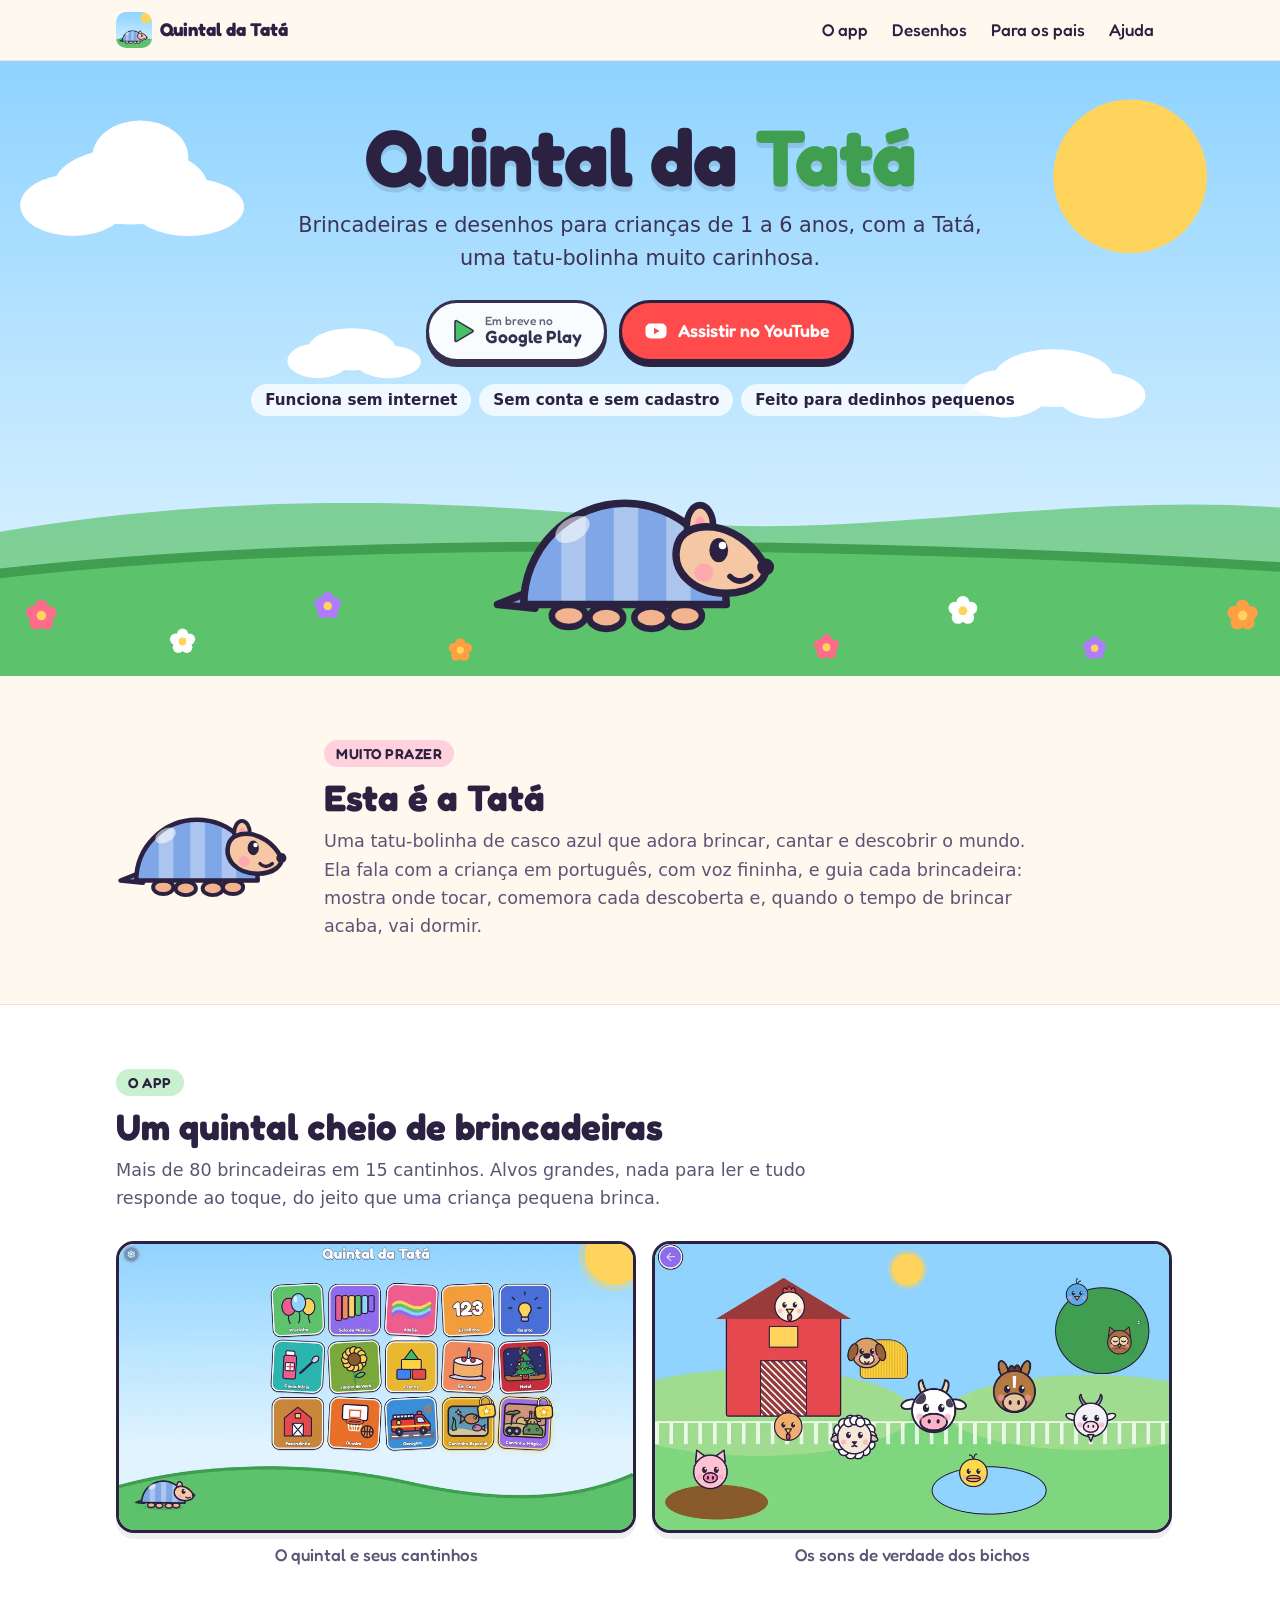
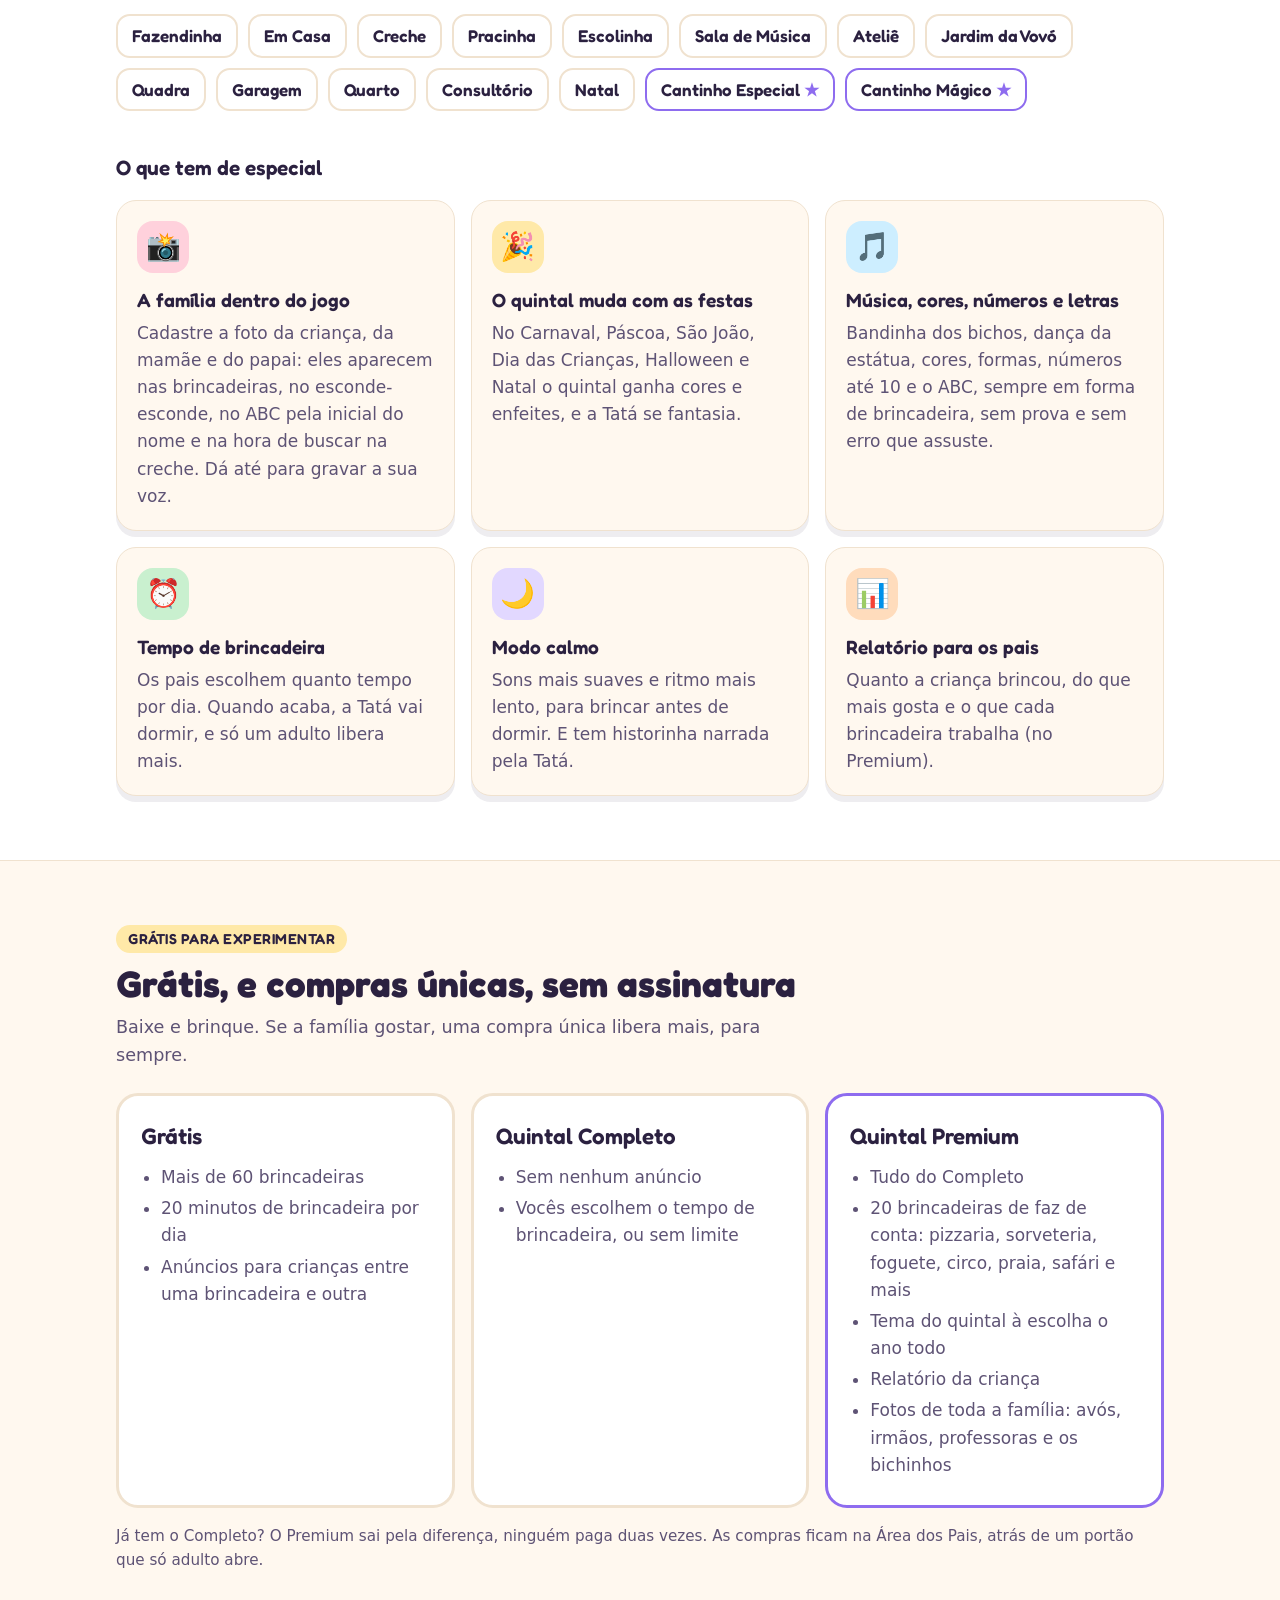
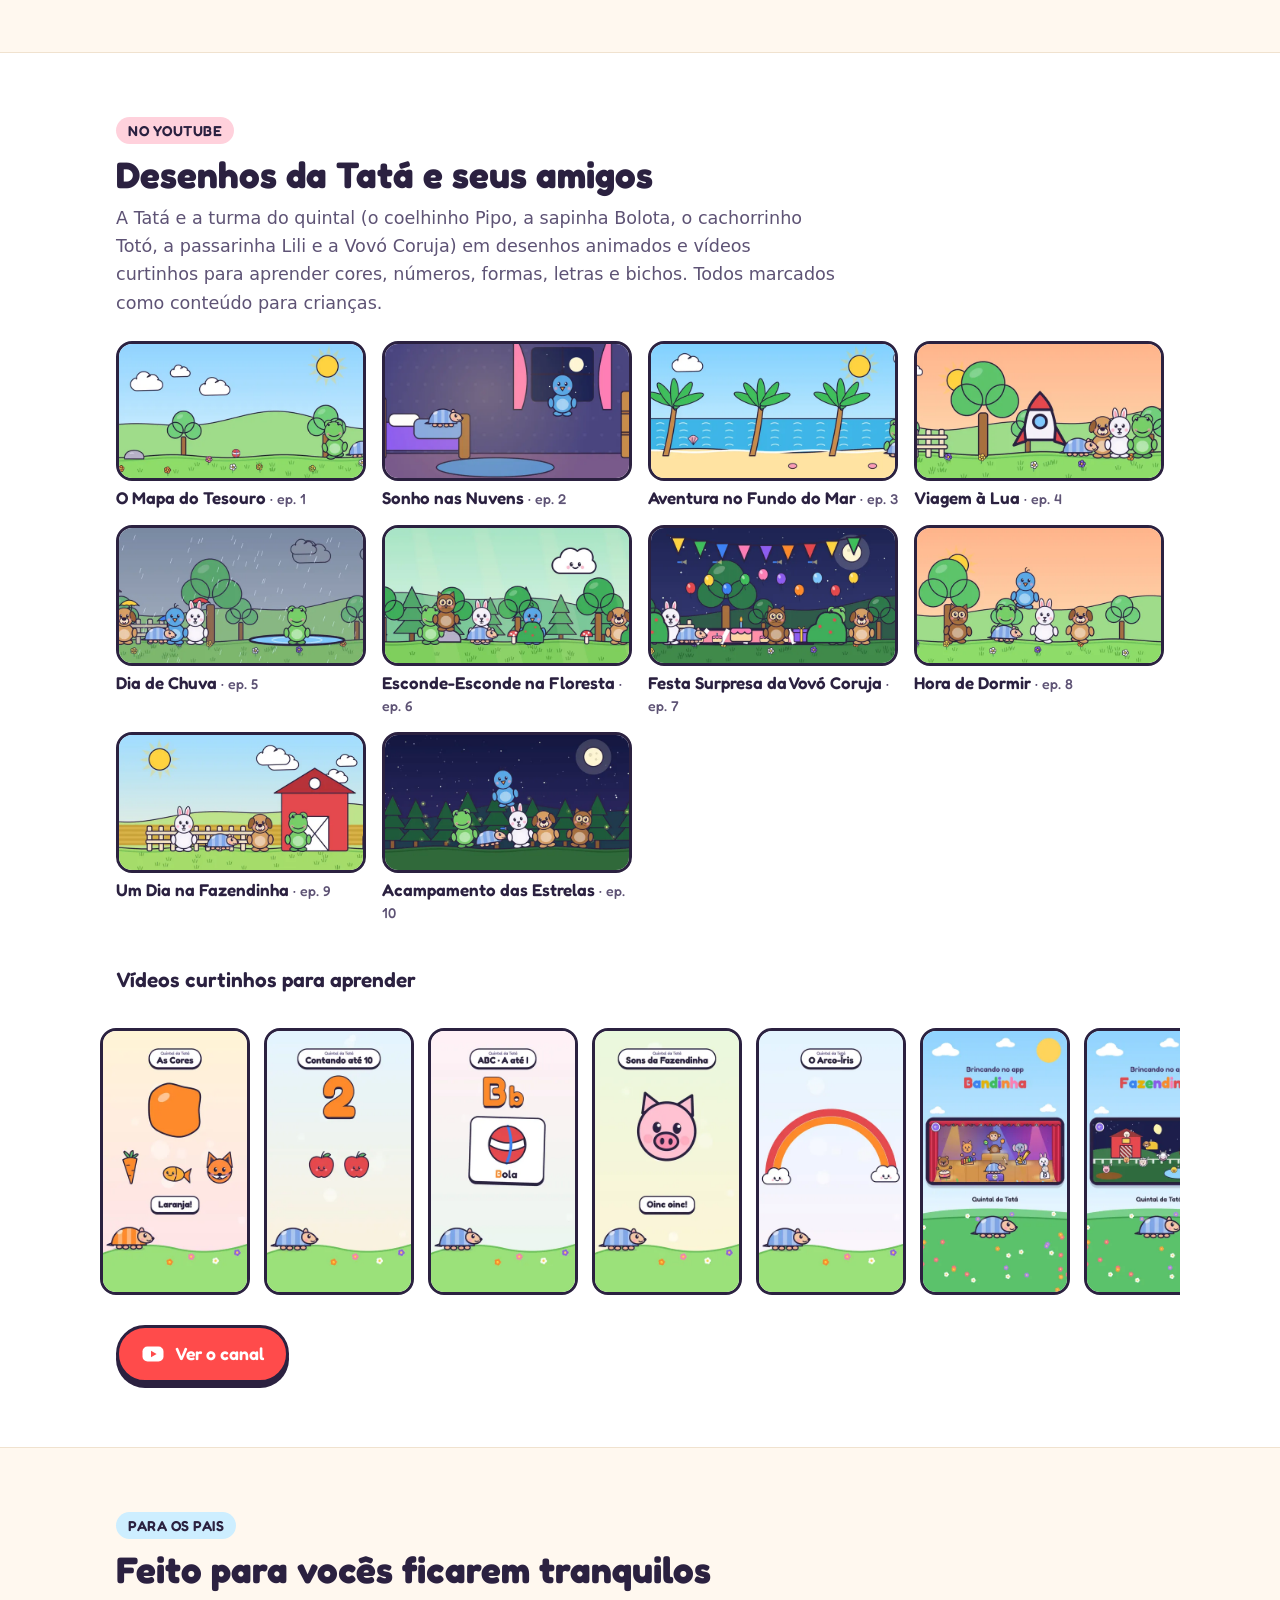
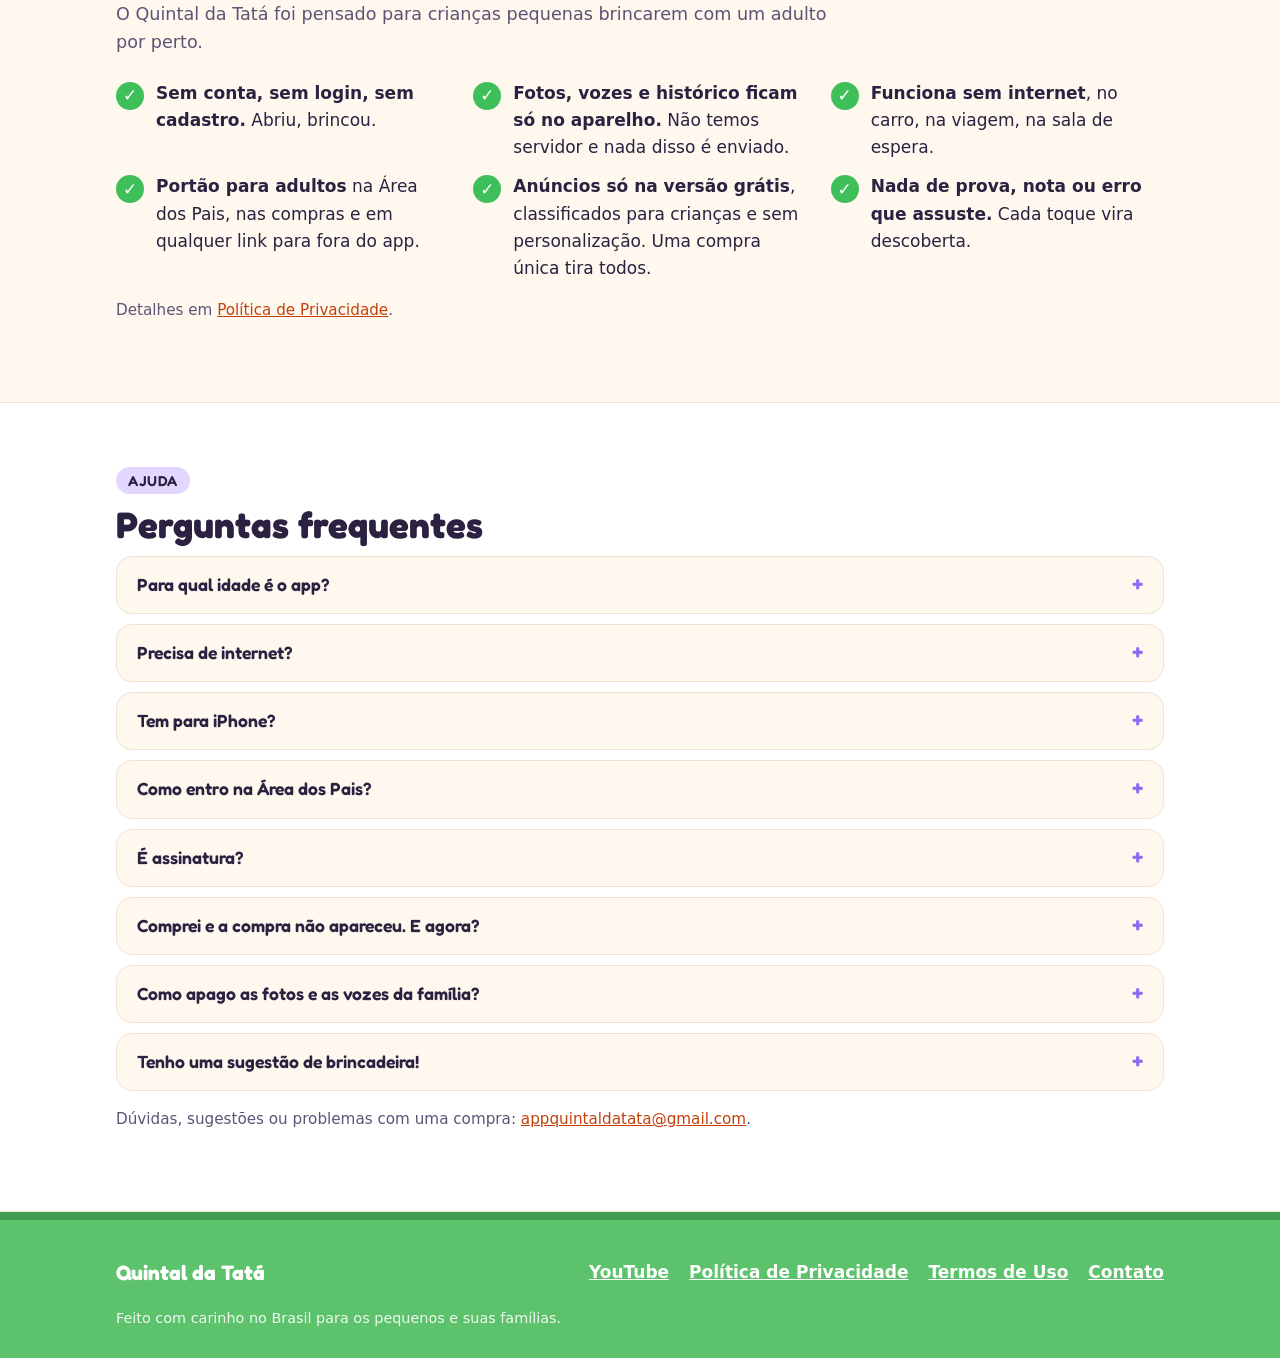
<file: index.html>
<!doctype html>
<html lang="pt-BR">
<head>
<meta charset="utf-8">
<meta name="viewport" content="width=device-width,initial-scale=1">
<title>Quintal da Tatá — brincadeiras e desenhos para crianças</title>
<meta name="description" content="App de brincadeiras para crianças de 1 a 6 anos e desenhos educativos no YouTube, com a Tatá, uma tatu-bolinha carinhosa. Sem internet, sem cadastro, feito para dedinhos pequenos.">
<meta name="theme-color" content="#8fd3ff">
<meta property="og:type" content="website">
<meta property="og:title" content="Quintal da Tatá">
<meta property="og:description" content="Brincadeiras e desenhos para crianças de 1 a 6 anos, com a Tatá.">
<meta property="og:image" content="https://quintaldatata.github.io/img/compartilhar.jpg">
<meta property="og:url" content="https://quintaldatata.github.io/">
<link rel="icon" href="icone.png">
<link rel="preload" href="fontes/fredoka-latin-700-normal.woff2" as="font" type="font/woff2" crossorigin>
<link rel="stylesheet" href="estilo.css">
</head>
<body>
<!-- a Tatá do ícone do app, desenhada uma vez e reaproveitada -->
<svg width="0" height="0" style="position:absolute" aria-hidden="true">
	<defs><clipPath id="casco"><path d="M18 92 A 54 54 0 0 1 126 92 Z"/></clipPath></defs>
	<symbol id="tata" viewBox="0 0 160 112">
		<path d="M24 84 L4 92 L24 94 Z" fill="#7d93c9" stroke="#2b2140" stroke-width="4" stroke-linejoin="round"/>
		<g fill="#f2b48f" stroke="#2b2140" stroke-width="3.5">
			<ellipse cx="42" cy="98" rx="9" ry="6"/><ellipse cx="62" cy="99" rx="9" ry="6"/>
			<ellipse cx="86" cy="99" rx="9" ry="6"/><ellipse cx="104" cy="98" rx="9" ry="6"/>
		</g>
		<path d="M18 92 A 54 54 0 0 1 126 92 Z" fill="#7fa6e6"/>
		<g clip-path="url(#casco)" fill="rgba(255,255,255,.35)">
			<rect x="38" y="30" width="13" height="70" rx="6"/><rect x="66" y="30" width="13" height="70" rx="6"/>
			<rect x="94" y="30" width="13" height="70" rx="6"/>
		</g>
		<path d="M18 92 A 54 54 0 0 1 126 92 Z" fill="none" stroke="#2b2140" stroke-width="4" stroke-linejoin="round"/>
		<ellipse cx="44" cy="52" rx="10" ry="6" fill="rgba(255,255,255,.55)" transform="rotate(-30 44 52)"/>
		<ellipse cx="112" cy="50" rx="7" ry="11" fill="#f6c7a5" stroke="#2b2140" stroke-width="3.5"/>
		<ellipse cx="112" cy="51" rx="3" ry="6" fill="#ff9fb2"/>
		<path d="M100 60 C 104 46, 132 46, 146 70 C 150 78, 140 86, 126 86 C 108 86, 96 74, 100 60 Z" fill="#f6c7a5" stroke="#2b2140" stroke-width="4" stroke-linejoin="round"/>
		<circle cx="147" cy="72" r="4.5" fill="#2b2140"/>
		<ellipse cx="122" cy="63" rx="5" ry="6.5" fill="#2b2140"/><circle cx="124" cy="60.5" r="2" fill="#fff"/>
		<circle cx="114" cy="75" r="5" fill="#ff9fb2" opacity=".75"/>
		<path d="M128 77 q 5 5 11 0" fill="none" stroke="#2b2140" stroke-width="3" stroke-linecap="round"/>
	</symbol>
	<symbol id="flor" viewBox="-24 -24 48 48">
		<g fill="currentColor"><circle cx="0" cy="-13" r="10"/><circle cx="12.4" cy="-4" r="10"/><circle cx="7.6" cy="10.5" r="10"/><circle cx="-7.6" cy="10.5" r="10"/><circle cx="-12.4" cy="-4" r="10"/></g>
		<circle r="7" fill="#ffd45c"/>
	</symbol>
	<symbol id="icone-play" viewBox="0 0 24 24"><path d="M4 2.5v19c0 .8.9 1.3 1.6.9l16-9.5c.7-.4.7-1.4 0-1.8l-16-9.5C4.9 1.2 4 1.7 4 2.5z" fill="#3fbf5a" stroke="#2b2140" stroke-width="1.6" stroke-linejoin="round"/></symbol>
	<symbol id="icone-yt" viewBox="0 0 24 24"><rect x="1.5" y="4.5" width="21" height="15" rx="5" fill="#fff"/><path d="M10 8.8v6.4l5.6-3.2z" fill="#ff4b4b"/></symbol>
</svg>

<a class="pular" href="#app">Pular para o conteúdo</a>

<nav class="topo" aria-label="Principal">
	<div class="largura">
		<a class="marca" href="./"><img src="icone.png" alt="" width="36" height="36"><span>Quintal da Tatá</span></a>
		<ul>
			<li><a href="#app">O app</a></li>
			<li><a href="#youtube">Desenhos</a></li>
			<li><a href="#pais">Para os pais</a></li>
			<li><a href="#ajuda">Ajuda</a></li>
		</ul>
	</div>
</nav>

<header class="heroi">
	<svg class="cenario" viewBox="0 0 1440 640" preserveAspectRatio="xMidYMax slice" aria-hidden="true">
		<circle cx="1230" cy="120" r="80" fill="var(--astro)"/>
		<g fill="var(--nuvem)">
			<g class="nuvem"><ellipse cx="190" cy="130" rx="80" ry="40"/><ellipse cx="130" cy="150" rx="55" ry="32"/><ellipse cx="250" cy="152" rx="58" ry="30"/><ellipse cx="200" cy="100" rx="50" ry="38"/></g>
			<g class="nuvem n2"><ellipse cx="1150" cy="330" rx="62" ry="30"/><ellipse cx="1100" cy="346" rx="44" ry="25"/><ellipse cx="1200" cy="348" rx="46" ry="24"/></g>
			<g class="nuvem n2"><ellipse cx="420" cy="300" rx="46" ry="22"/><ellipse cx="385" cy="312" rx="32" ry="18"/><ellipse cx="458" cy="313" rx="34" ry="17"/></g>
		</g>
		<path d="M0 500 C 300 440 560 460 760 480 S 1200 440 1440 470 V640 H0 Z" fill="var(--grama)" opacity=".7"/>
		<path d="M0 540 C 360 490 1000 500 1440 530 V640 H0 Z" fill="var(--grama)"/>
		<path d="M0 540 C 360 490 1000 500 1440 530" fill="none" stroke="var(--grama-escura)" stroke-width="10"/>
		<g>
			<use href="#flor" x="80" y="560" width="34" height="34" style="color:#ff6b8b"/>
			<use href="#flor" x="230" y="590" width="28" height="28" style="color:#ffffff"/>
			<use href="#flor" x="380" y="552" width="30" height="30" style="color:#b07cff"/>
			<use href="#flor" x="520" y="600" width="26" height="26" style="color:#ff9f43"/>
			<use href="#flor" x="900" y="596" width="28" height="28" style="color:#ff6b8b"/>
			<use href="#flor" x="1040" y="556" width="32" height="32" style="color:#ffffff"/>
			<use href="#flor" x="1180" y="598" width="26" height="26" style="color:#b07cff"/>
			<use href="#flor" x="1330" y="560" width="34" height="34" style="color:#ff9f43"/>
		</g>
	</svg>
	<div class="largura">
		<h1>Quintal da <span class="tata">Tatá</span></h1>
		<p class="lead">Brincadeiras e desenhos para crianças de 1 a 6 anos, com a Tatá, uma tatu-bolinha muito carinhosa.</p>
		<div class="botoes">
			<span class="botao em-breve" aria-label="Google Play: em breve">
				<svg aria-hidden="true"><use href="#icone-play"/></svg>
				<span class="duas-linhas"><small>Em breve no</small>Google Play</span>
			</span>
			<a class="botao youtube" href="https://www.youtube.com/@quintaldatata">
				<svg aria-hidden="true"><use href="#icone-yt"/></svg>
				Assistir no YouTube
			</a>
		</div>
		<ul class="selos">
			<li>Funciona sem internet</li>
			<li>Sem conta e sem cadastro</li>
			<li>Feito para dedinhos pequenos</li>
		</ul>
	</div>
	<svg class="tata-heroi" viewBox="0 0 160 112" role="img" aria-label="A Tatá, uma tatu-bolinha azul"><use href="#tata"/></svg>
</header>

<main>
	<section class="bloco">
		<div class="largura apresenta">
			<svg viewBox="0 0 160 112" aria-hidden="true"><use href="#tata"/></svg>
			<div>
				<span class="etiqueta rosa">Muito prazer</span>
				<h2>Esta é a Tatá</h2>
				<p class="lead" style="margin:0">Uma tatu-bolinha de casco azul que adora brincar, cantar e descobrir o mundo. Ela fala com a criança em português, com voz fininha, e guia cada brincadeira: mostra onde tocar, comemora cada descoberta e, quando o tempo de brincar acaba, vai dormir.</p>
			</div>
		</div>
	</section>

	<section class="bloco creme" id="app">
		<div class="largura">
			<span class="etiqueta verde">O app</span>
			<h2>Um quintal cheio de brincadeiras</h2>
			<p class="lead">Mais de 80 brincadeiras em 15 cantinhos. Alvos grandes, nada para ler e tudo responde ao toque, do jeito que uma criança pequena brinca.</p>

			<div class="galeria" tabindex="0" aria-label="Telas do app (role para o lado)">
				<figure><img src="img/app-1-inicio.webp" width="960" height="540" loading="lazy" alt="Tela inicial do app com os cantinhos do quintal e a Tatá na grama"><figcaption>O quintal e seus cantinhos</figcaption></figure>
				<figure><img src="img/app-2-fazenda.webp" width="960" height="540" loading="lazy" alt="Fazendinha com celeiro, vaca, porco, cavalo, ovelha e pato"><figcaption>Os sons de verdade dos bichos</figcaption></figure>
				<figure><img src="img/app-3-circo.webp" width="960" height="540" loading="lazy" alt="Picadeiro do circo com um urso palhaço e a plateia de bichinhos"><figcaption>O circo da Tatá</figcaption></figure>
				<figure><img src="img/app-4-carinho.webp" width="960" height="540" loading="lazy" alt="Cachorrinho para escovar, dar petisco e brincar"><figcaption>Carinho no bichinho</figcaption></figure>
				<figure><img src="img/app-5-soneca.webp" width="960" height="540" loading="lazy" alt="Sala com o vovô e a criança no sofá, cachorro e gato no tapete"><figcaption>Soneca com o vovô</figcaption></figure>
				<figure><img src="img/app-6-festa-junina.webp" width="960" height="540" loading="lazy" alt="Festa junina à noite com bandeirinhas, fogueira e bichinhos dançando quadrilha"><figcaption>Arraiá da Tatá</figcaption></figure>
				<figure><img src="img/app-7-pintar.webp" width="960" height="540" loading="lazy" alt="Desenho de uma casinha para pintar com a paleta de cores ao lado"><figcaption>Pintar com os dedos</figcaption></figure>
			</div>

			<ul class="cantinhos" aria-label="Cantinhos do quintal">
				<li>Fazendinha</li><li>Em Casa</li><li>Creche</li><li>Pracinha</li><li>Escolinha</li>
				<li>Sala de Música</li><li>Ateliê</li><li>Jardim da Vovó</li><li>Quadra</li><li>Garagem</li>
				<li>Quarto</li><li>Consultório</li><li>Natal</li><li class="premium">Cantinho Especial</li><li class="premium">Cantinho Mágico</li>
			</ul>

			<h3 class="subtitulo">O que tem de especial</h3>
			<div class="grade" style="margin-top:16px">
				<div class="cartao"><div class="icone rosa" aria-hidden="true">📸</div><h3>A família dentro do jogo</h3><p>Cadastre a foto da criança, da mamãe e do papai: eles aparecem nas brincadeiras, no esconde-esconde, no ABC pela inicial do nome e na hora de buscar na creche. Dá até para gravar a sua voz.</p></div>
				<div class="cartao"><div class="icone amarela" aria-hidden="true">🎉</div><h3>O quintal muda com as festas</h3><p>No Carnaval, Páscoa, São João, Dia das Crianças, Halloween e Natal o quintal ganha cores e enfeites, e a Tatá se fantasia.</p></div>
				<div class="cartao"><div class="icone azul" aria-hidden="true">🎵</div><h3>Música, cores, números e letras</h3><p>Bandinha dos bichos, dança da estátua, cores, formas, números até 10 e o ABC, sempre em forma de brincadeira, sem prova e sem erro que assuste.</p></div>
				<div class="cartao"><div class="icone verde" aria-hidden="true">⏰</div><h3>Tempo de brincadeira</h3><p>Os pais escolhem quanto tempo por dia. Quando acaba, a Tatá vai dormir, e só um adulto libera mais.</p></div>
				<div class="cartao"><div class="icone roxa" aria-hidden="true">🌙</div><h3>Modo calmo</h3><p>Sons mais suaves e ritmo mais lento, para brincar antes de dormir. E tem historinha narrada pela Tatá.</p></div>
				<div class="cartao"><div class="icone laranja" aria-hidden="true">📊</div><h3>Relatório para os pais</h3><p>Quanto a criança brincou, do que mais gosta e o que cada brincadeira trabalha (no Premium).</p></div>
			</div>
		</div>
	</section>

	<section class="bloco">
		<div class="largura">
			<span class="etiqueta amarela">Grátis para experimentar</span>
			<h2>Grátis, e compras únicas, sem assinatura</h2>
			<p class="lead">Baixe e brinque. Se a família gostar, uma compra única libera mais, para sempre.</p>
			<div class="planos">
				<div class="plano"><h3>Grátis</h3><ul><li>Mais de 60 brincadeiras</li><li>20 minutos de brincadeira por dia</li><li>Anúncios para crianças entre uma brincadeira e outra</li></ul></div>
				<div class="plano"><h3>Quintal Completo</h3><ul><li>Sem nenhum anúncio</li><li>Vocês escolhem o tempo de brincadeira, ou sem limite</li></ul></div>
				<div class="plano destaque"><h3>Quintal Premium</h3><ul><li>Tudo do Completo</li><li>20 brincadeiras de faz de conta: pizzaria, sorveteria, foguete, circo, praia, safári e mais</li><li>Tema do quintal à escolha o ano todo</li><li>Relatório da criança</li><li>Fotos de toda a família: avós, irmãos, professoras e os bichinhos</li></ul></div>
			</div>
			<p class="nota">Já tem o Completo? O Premium sai pela diferença, ninguém paga duas vezes. As compras ficam na Área dos Pais, atrás de um portão que só adulto abre.</p>
		</div>
	</section>

	<section class="bloco creme" id="youtube">
		<div class="largura">
			<span class="etiqueta rosa">No YouTube</span>
			<h2>Desenhos da Tatá e seus amigos</h2>
			<p class="lead">A Tatá e a turma do quintal (o coelhinho Pipo, a sapinha Bolota, o cachorrinho Totó, a passarinha Lili e a Vovó Coruja) em desenhos animados e vídeos curtinhos para aprender cores, números, formas, letras e bichos. Todos marcados como conteúdo para crianças.</p>
			<ul class="episodios">
				<li><a href="https://www.youtube.com/@quintaldatata/videos"><img src="img/ep-01.webp" width="640" height="360" loading="lazy" alt=""><span>O Mapa do Tesouro <small>· ep. 1</small></span></a></li>
				<li><a href="https://www.youtube.com/@quintaldatata/videos"><img src="img/ep-02.webp" width="640" height="360" loading="lazy" alt=""><span>Sonho nas Nuvens <small>· ep. 2</small></span></a></li>
				<li><a href="https://www.youtube.com/@quintaldatata/videos"><img src="img/ep-03.webp" width="640" height="360" loading="lazy" alt=""><span>Aventura no Fundo do Mar <small>· ep. 3</small></span></a></li>
				<li><a href="https://www.youtube.com/@quintaldatata/videos"><img src="img/ep-04.webp" width="640" height="360" loading="lazy" alt=""><span>Viagem à Lua <small>· ep. 4</small></span></a></li>
				<li><a href="https://www.youtube.com/@quintaldatata/videos"><img src="img/ep-05.webp" width="640" height="360" loading="lazy" alt=""><span>Dia de Chuva <small>· ep. 5</small></span></a></li>
				<li><a href="https://www.youtube.com/@quintaldatata/videos"><img src="img/ep-06.webp" width="640" height="360" loading="lazy" alt=""><span>Esconde-Esconde na Floresta <small>· ep. 6</small></span></a></li>
				<li><a href="https://www.youtube.com/@quintaldatata/videos"><img src="img/ep-07.webp" width="640" height="360" loading="lazy" alt=""><span>Festa Surpresa da Vovó Coruja <small>· ep. 7</small></span></a></li>
				<li><a href="https://www.youtube.com/@quintaldatata/videos"><img src="img/ep-08.webp" width="640" height="360" loading="lazy" alt=""><span>Hora de Dormir <small>· ep. 8</small></span></a></li>
				<li><a href="https://www.youtube.com/@quintaldatata/videos"><img src="img/ep-09.webp" width="640" height="360" loading="lazy" alt=""><span>Um Dia na Fazendinha <small>· ep. 9</small></span></a></li>
				<li><a href="https://www.youtube.com/@quintaldatata/videos"><img src="img/ep-10.webp" width="640" height="360" loading="lazy" alt=""><span>Acampamento das Estrelas <small>· ep. 10</small></span></a></li>
			</ul>

			<h3 class="subtitulo">Vídeos curtinhos para aprender</h3>
			<ul class="shorts" aria-label="Shorts do canal (role para o lado)">
				<li><a href="https://www.youtube.com/@quintaldatata/shorts"><img src="img/short-01-cores.webp" width="360" height="640" loading="lazy" alt="Short: aprendendo as cores com a Tatá"></a></li>
				<li><a href="https://www.youtube.com/@quintaldatata/shorts"><img src="img/short-02-numeros.webp" width="360" height="640" loading="lazy" alt="Short: contando até 10 com a Tatá"></a></li>
				<li><a href="https://www.youtube.com/@quintaldatata/shorts"><img src="img/short-03-abc-a-i.webp" width="360" height="640" loading="lazy" alt="Short: ABC com a Tatá, de A até I"></a></li>
				<li><a href="https://www.youtube.com/@quintaldatata/shorts"><img src="img/short-07-fazendinha.webp" width="360" height="640" loading="lazy" alt="Short: os bichos da fazendinha"></a></li>
				<li><a href="https://www.youtube.com/@quintaldatata/shorts"><img src="img/short-10-arco-iris.webp" width="360" height="640" loading="lazy" alt="Short: as cores do arco-íris"></a></li>
				<li><a href="https://www.youtube.com/@quintaldatata/shorts"><img src="img/short-app-bandinha.webp" width="360" height="640" loading="lazy" alt="Short: brincando na Bandinha dos Bichos do app"></a></li>
				<li><a href="https://www.youtube.com/@quintaldatata/shorts"><img src="img/short-app-fazenda.webp" width="360" height="640" loading="lazy" alt="Short: brincando na Fazenda dos Sons do app"></a></li>
				<li><a href="https://www.youtube.com/@quintaldatata/shorts"><img src="img/short-20-boa-noite.webp" width="360" height="640" loading="lazy" alt="Short: boa noite com a Tatá"></a></li>
			</ul>
			<div class="botoes" style="justify-content:flex-start;margin-top:12px">
				<a class="botao youtube" href="https://www.youtube.com/@quintaldatata"><svg aria-hidden="true"><use href="#icone-yt"/></svg>Ver o canal</a>
			</div>
		</div>
	</section>

	<section class="bloco" id="pais">
		<div class="largura">
			<span class="etiqueta azul">Para os pais</span>
			<h2>Feito para vocês ficarem tranquilos</h2>
			<p class="lead">O Quintal da Tatá foi pensado para crianças pequenas brincarem com um adulto por perto.</p>
			<ul class="confianca">
				<li><span><b>Sem conta, sem login, sem cadastro.</b> Abriu, brincou.</span></li>
				<li><span><b>Fotos, vozes e histórico ficam só no aparelho.</b> Não temos servidor e nada disso é enviado.</span></li>
				<li><span><b>Funciona sem internet</b>, no carro, na viagem, na sala de espera.</span></li>
				<li><span><b>Portão para adultos</b> na Área dos Pais, nas compras e em qualquer link para fora do app.</span></li>
				<li><span><b>Anúncios só na versão grátis</b>, classificados para crianças e sem personalização. Uma compra única tira todos.</span></li>
				<li><span><b>Nada de prova, nota ou erro que assuste.</b> Cada toque vira descoberta.</span></li>
			</ul>
			<p class="nota">Detalhes em <a href="privacidade.html">Política de Privacidade</a>.</p>
		</div>
	</section>

	<section class="bloco creme" id="ajuda">
		<div class="largura">
			<span class="etiqueta roxa">Ajuda</span>
			<h2>Perguntas frequentes</h2>
			<div class="perguntas">
				<details><summary>Para qual idade é o app?</summary><p>Para crianças de 1 a 6 anos. As brincadeiras não pedem leitura: a Tatá fala, mostra onde tocar e comemora cada acerto.</p></details>
				<details><summary>Precisa de internet?</summary><p>Não para brincar. Na versão grátis os anúncios só aparecem quando o aparelho está conectado.</p></details>
				<details><summary>Tem para iPhone?</summary><p>Por enquanto, só para Android, pelo Google Play.</p></details>
				<details><summary>Como entro na Área dos Pais?</summary><p>Na tela inicial, toque e segure a engrenagem no canto por dois segundos e responda a continha. É o portão que mantém compras e ajustes longe dos dedinhos.</p></details>
				<details><summary>É assinatura?</summary><p>Não. O Quintal Completo e o Quintal Premium são compras únicas, para sempre. Quem já tem o Completo paga só a diferença para o Premium.</p></details>
				<details><summary>Comprei e a compra não apareceu. E agora?</summary><p>Abra a Área dos Pais → Loja → <b>Restaurar compras</b>, com a mesma conta Google usada na compra. Se ainda assim não aparecer, escreva para nós.</p></details>
				<details><summary>Como apago as fotos e as vozes da família?</summary><p>Na Área dos Pais você pode editar ou apagar tudo a qualquer momento. Ao desinstalar o app, esses dados são apagados junto, já que nunca saíram do aparelho.</p></details>
				<details><summary>Tenho uma sugestão de brincadeira!</summary><p>Adoramos ouvir as famílias. Escreva para <a href="mailto:appquintaldatata@gmail.com">appquintaldatata@gmail.com</a>.</p></details>
			</div>
			<p class="nota">Dúvidas, sugestões ou problemas com uma compra: <a href="mailto:appquintaldatata@gmail.com">appquintaldatata@gmail.com</a>.</p>
		</div>
	</section>
</main>

<footer class="rodape">
	<div class="largura">
		<p class="titulo-fonte" style="font-size:1.3rem;font-weight:700">Quintal da Tatá</p>
		<ul>
			<li><a href="https://www.youtube.com/@quintaldatata">YouTube</a></li>
			<li><a href="privacidade.html">Política de Privacidade</a></li>
			<li><a href="termos.html">Termos de Uso</a></li>
			<li><a href="mailto:appquintaldatata@gmail.com">Contato</a></li>
		</ul>
		<p class="pequeno">Feito com carinho no Brasil para os pequenos e suas famílias.</p>
	</div>
</footer>
</body>
</html>
</file>
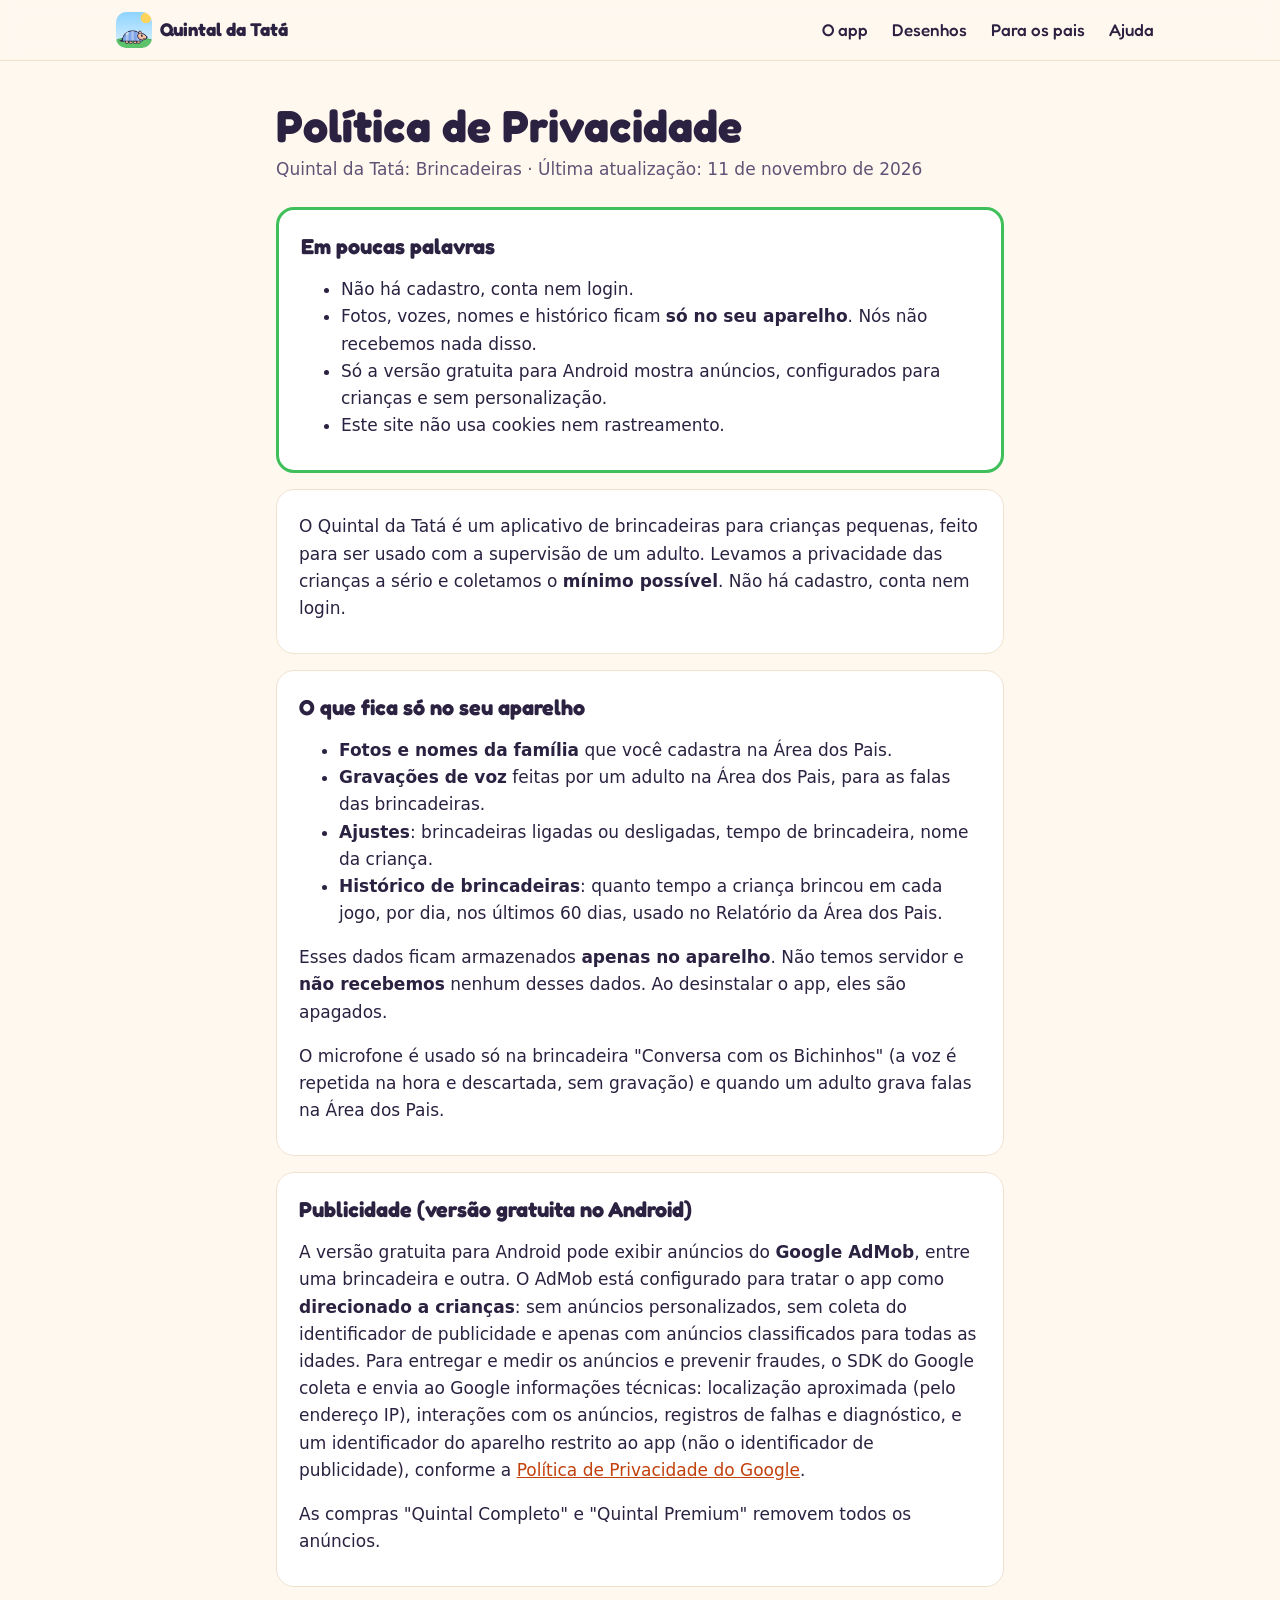
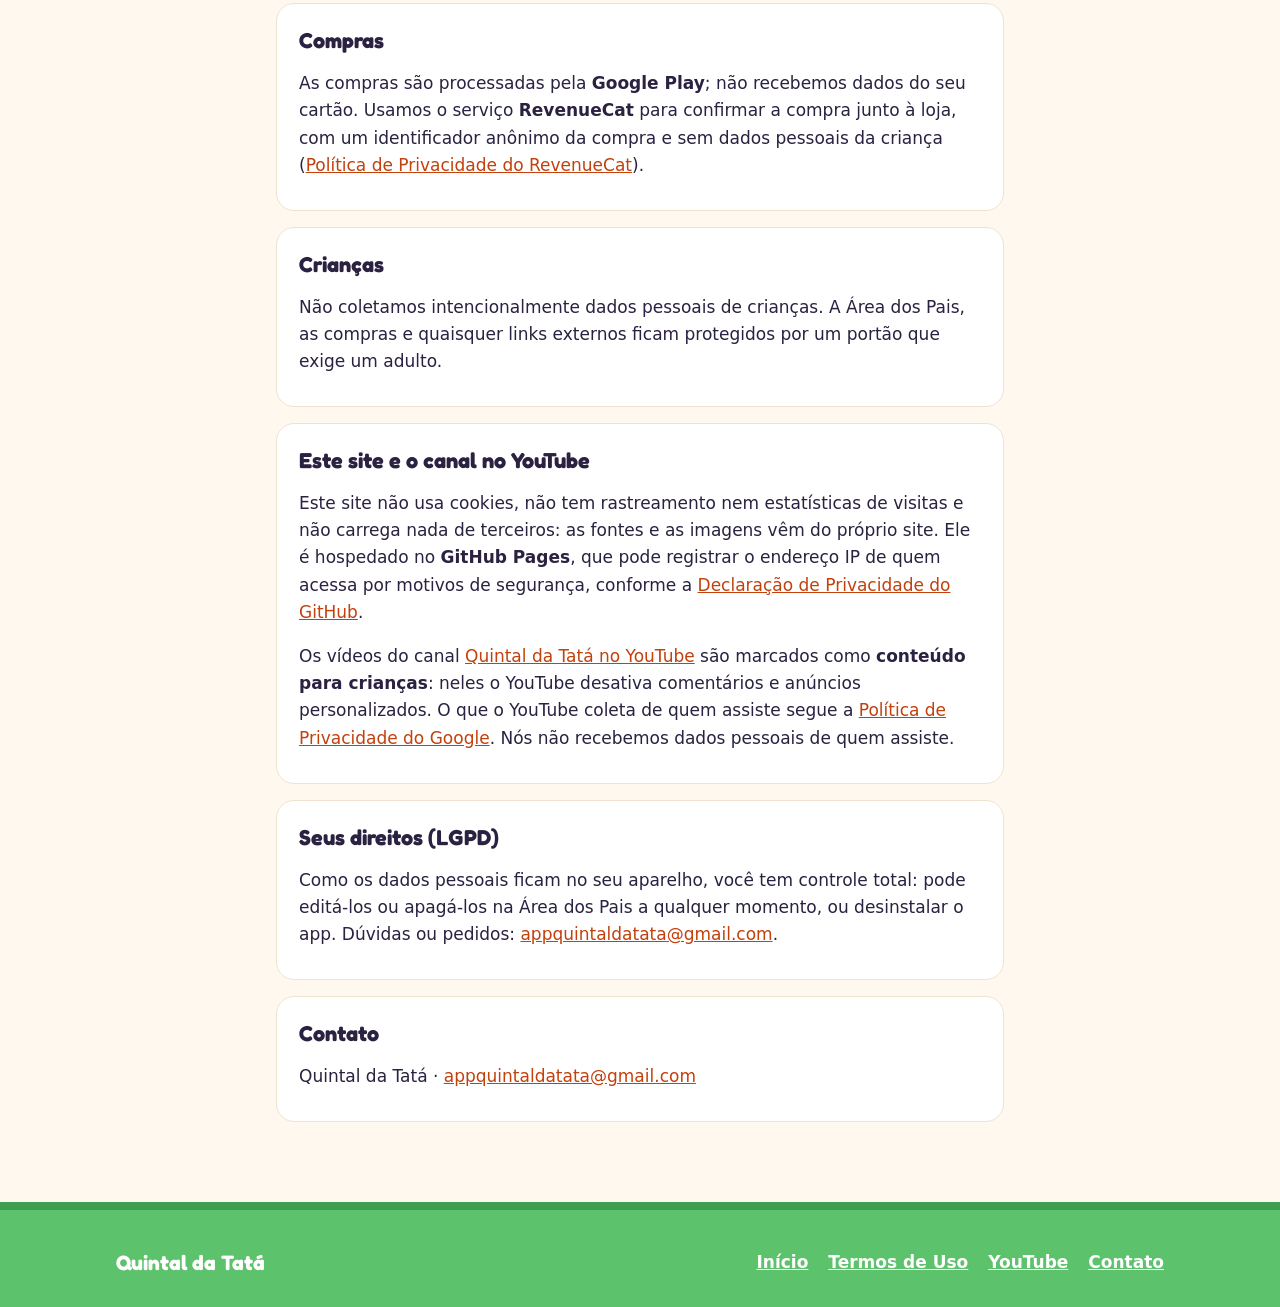
<file: privacidade.html>
<!doctype html>
<html lang="pt-BR">
<head>
<meta charset="utf-8">
<meta name="viewport" content="width=device-width,initial-scale=1">
<title>Política de Privacidade — Quintal da Tatá</title>
<meta name="description" content="Política de privacidade do app Quintal da Tatá: Brincadeiras, do site e do canal no YouTube.">
<meta name="theme-color" content="#8fd3ff">
<link rel="icon" href="icone.png">
<link rel="stylesheet" href="estilo.css">
</head>
<body>
<nav class="topo" aria-label="Principal">
	<div class="largura">
		<a class="marca" href="./"><img src="icone.png" alt="" width="36" height="36"><span>Quintal da Tatá</span></a>
		<ul>
			<li><a href="./#app">O app</a></li>
			<li><a href="./#youtube">Desenhos</a></li>
			<li><a href="./#pais">Para os pais</a></li>
			<li><a href="./#ajuda">Ajuda</a></li>
		</ul>
	</div>
</nav>

<main class="texto">
<h1>Política de Privacidade</h1>
<p class="data">Quintal da Tatá: Brincadeiras · Última atualização: 11 de novembro de 2026</p>

<section class="resumo">
<h2>Em poucas palavras</h2>
<ul>
<li>Não há cadastro, conta nem login.</li>
<li>Fotos, vozes, nomes e histórico ficam <b>só no seu aparelho</b>. Nós não recebemos nada disso.</li>
<li>Só a versão gratuita para Android mostra anúncios, configurados para crianças e sem personalização.</li>
<li>Este site não usa cookies nem rastreamento.</li>
</ul>
</section>

<section>
<p>O Quintal da Tatá é um aplicativo de brincadeiras para crianças pequenas, feito para ser usado com a supervisão de um adulto. Levamos a privacidade das crianças a sério e coletamos o <b>mínimo possível</b>. Não há cadastro, conta nem login.</p>
</section>

<section>
<h2>O que fica só no seu aparelho</h2>
<ul>
<li><b>Fotos e nomes da família</b> que você cadastra na Área dos Pais.</li>
<li><b>Gravações de voz</b> feitas por um adulto na Área dos Pais, para as falas das brincadeiras.</li>
<li><b>Ajustes</b>: brincadeiras ligadas ou desligadas, tempo de brincadeira, nome da criança.</li>
<li><b>Histórico de brincadeiras</b>: quanto tempo a criança brincou em cada jogo, por dia, nos últimos 60 dias, usado no Relatório da Área dos Pais.</li>
</ul>
<p>Esses dados ficam armazenados <b>apenas no aparelho</b>. Não temos servidor e <b>não recebemos</b> nenhum desses dados. Ao desinstalar o app, eles são apagados.</p>
<p>O microfone é usado só na brincadeira "Conversa com os Bichinhos" (a voz é repetida na hora e descartada, sem gravação) e quando um adulto grava falas na Área dos Pais.</p>
</section>

<section>
<h2>Publicidade (versão gratuita no Android)</h2>
<p>A versão gratuita para Android pode exibir anúncios do <b>Google AdMob</b>, entre uma brincadeira e outra. O AdMob está configurado para tratar o app como <b>direcionado a crianças</b>: sem anúncios personalizados, sem coleta do identificador de publicidade e apenas com anúncios classificados para todas as idades. Para entregar e medir os anúncios e prevenir fraudes, o SDK do Google coleta e envia ao Google informações técnicas: localização aproximada (pelo endereço IP), interações com os anúncios, registros de falhas e diagnóstico, e um identificador do aparelho restrito ao app (não o identificador de publicidade), conforme a <a href="https://policies.google.com/privacy">Política de Privacidade do Google</a>.</p>
<p>As compras "Quintal Completo" e "Quintal Premium" removem todos os anúncios.</p>
</section>

<section>
<h2>Compras</h2>
<p>As compras são processadas pela <b>Google Play</b>; não recebemos dados do seu cartão. Usamos o serviço <b>RevenueCat</b> para confirmar a compra junto à loja, com um identificador anônimo da compra e sem dados pessoais da criança (<a href="https://www.revenuecat.com/privacy">Política de Privacidade do RevenueCat</a>).</p>
</section>

<section>
<h2>Crianças</h2>
<p>Não coletamos intencionalmente dados pessoais de crianças. A Área dos Pais, as compras e quaisquer links externos ficam protegidos por um portão que exige um adulto.</p>
</section>

<section>
<h2>Este site e o canal no YouTube</h2>
<p>Este site não usa cookies, não tem rastreamento nem estatísticas de visitas e não carrega nada de terceiros: as fontes e as imagens vêm do próprio site. Ele é hospedado no <b>GitHub Pages</b>, que pode registrar o endereço IP de quem acessa por motivos de segurança, conforme a <a href="https://docs.github.com/pt/site-policy/privacy-policies/github-general-privacy-statement">Declaração de Privacidade do GitHub</a>.</p>
<p>Os vídeos do canal <a href="https://www.youtube.com/@quintaldatata">Quintal da Tatá no YouTube</a> são marcados como <b>conteúdo para crianças</b>: neles o YouTube desativa comentários e anúncios personalizados. O que o YouTube coleta de quem assiste segue a <a href="https://policies.google.com/privacy">Política de Privacidade do Google</a>. Nós não recebemos dados pessoais de quem assiste.</p>
</section>

<section>
<h2>Seus direitos (LGPD)</h2>
<p>Como os dados pessoais ficam no seu aparelho, você tem controle total: pode editá-los ou apagá-los na Área dos Pais a qualquer momento, ou desinstalar o app. Dúvidas ou pedidos: <a href="mailto:appquintaldatata@gmail.com">appquintaldatata@gmail.com</a>.</p>
</section>

<section>
<h2>Contato</h2>
<p>Quintal da Tatá · <a href="mailto:appquintaldatata@gmail.com">appquintaldatata@gmail.com</a></p>
</section>
</main>

<footer class="rodape">
	<div class="largura">
		<p class="titulo-fonte" style="font-size:1.3rem;font-weight:700">Quintal da Tatá</p>
		<ul>
			<li><a href="./">Início</a></li>
			<li><a href="termos.html">Termos de Uso</a></li>
			<li><a href="https://www.youtube.com/@quintaldatata">YouTube</a></li>
			<li><a href="mailto:appquintaldatata@gmail.com">Contato</a></li>
		</ul>
	</div>
</footer>
</body>
</html>
</file>
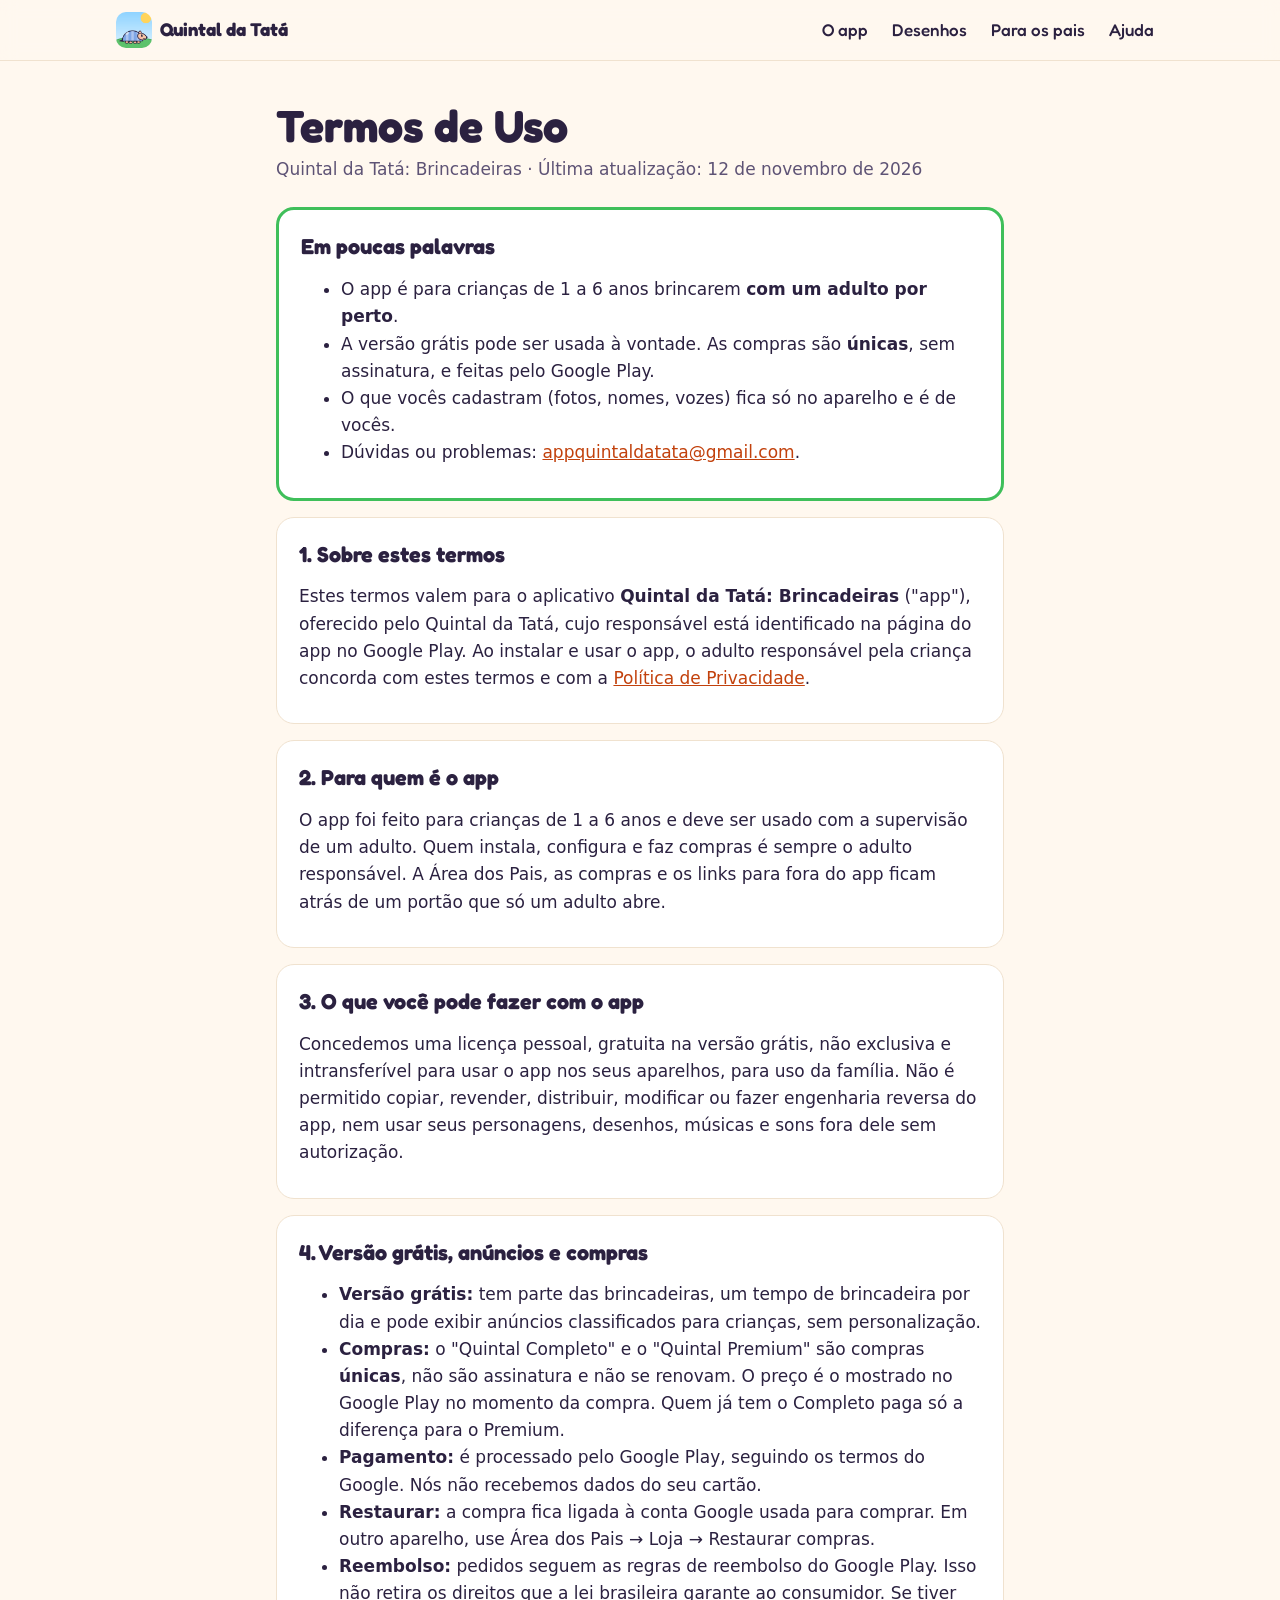
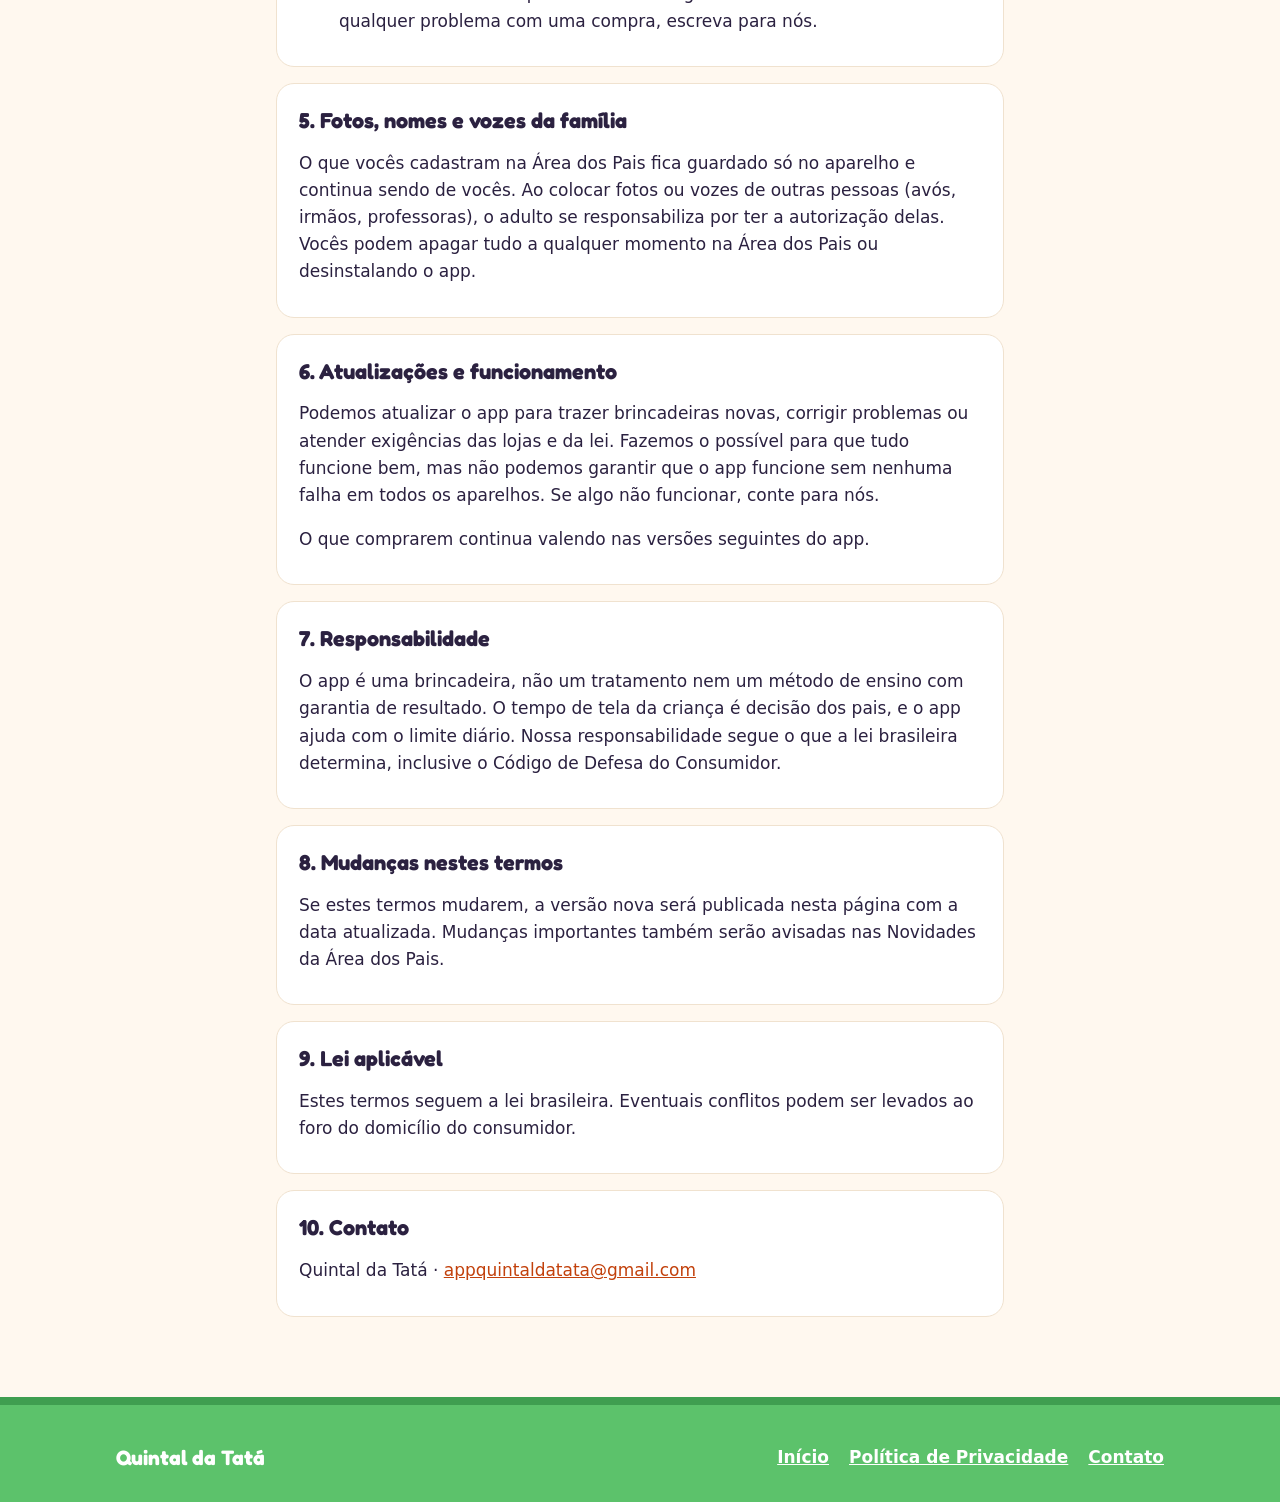
<file: termos.html>
<!doctype html>
<html lang="pt-BR">
<head>
<meta charset="utf-8">
<meta name="viewport" content="width=device-width,initial-scale=1">
<title>Termos de Uso — Quintal da Tatá</title>
<meta name="description" content="Termos de uso do app Quintal da Tatá: Brincadeiras.">
<meta name="theme-color" content="#8fd3ff">
<link rel="icon" href="icone.png">
<link rel="stylesheet" href="estilo.css">
</head>
<body>
<nav class="topo" aria-label="Principal">
	<div class="largura">
		<a class="marca" href="./"><img src="icone.png" alt="" width="36" height="36"><span>Quintal da Tatá</span></a>
		<ul>
			<li><a href="./#app">O app</a></li>
			<li><a href="./#youtube">Desenhos</a></li>
			<li><a href="./#pais">Para os pais</a></li>
			<li><a href="./#ajuda">Ajuda</a></li>
		</ul>
	</div>
</nav>

<main class="texto">
<h1>Termos de Uso</h1>
<p class="data">Quintal da Tatá: Brincadeiras · Última atualização: 12 de novembro de 2026</p>

<section class="resumo">
<h2>Em poucas palavras</h2>
<ul>
<li>O app é para crianças de 1 a 6 anos brincarem <b>com um adulto por perto</b>.</li>
<li>A versão grátis pode ser usada à vontade. As compras são <b>únicas</b>, sem assinatura, e feitas pelo Google Play.</li>
<li>O que vocês cadastram (fotos, nomes, vozes) fica só no aparelho e é de vocês.</li>
<li>Dúvidas ou problemas: <a href="mailto:appquintaldatata@gmail.com">appquintaldatata@gmail.com</a>.</li>
</ul>
</section>

<section>
<h2>1. Sobre estes termos</h2>
<p>Estes termos valem para o aplicativo <b>Quintal da Tatá: Brincadeiras</b> ("app"), oferecido pelo Quintal da Tatá, cujo responsável está identificado na página do app no Google Play. Ao instalar e usar o app, o adulto responsável pela criança concorda com estes termos e com a <a href="privacidade.html">Política de Privacidade</a>.</p>
</section>

<section>
<h2>2. Para quem é o app</h2>
<p>O app foi feito para crianças de 1 a 6 anos e deve ser usado com a supervisão de um adulto. Quem instala, configura e faz compras é sempre o adulto responsável. A Área dos Pais, as compras e os links para fora do app ficam atrás de um portão que só um adulto abre.</p>
</section>

<section>
<h2>3. O que você pode fazer com o app</h2>
<p>Concedemos uma licença pessoal, gratuita na versão grátis, não exclusiva e intransferível para usar o app nos seus aparelhos, para uso da família. Não é permitido copiar, revender, distribuir, modificar ou fazer engenharia reversa do app, nem usar seus personagens, desenhos, músicas e sons fora dele sem autorização.</p>
</section>

<section>
<h2>4. Versão grátis, anúncios e compras</h2>
<ul>
<li><b>Versão grátis:</b> tem parte das brincadeiras, um tempo de brincadeira por dia e pode exibir anúncios classificados para crianças, sem personalização.</li>
<li><b>Compras:</b> o "Quintal Completo" e o "Quintal Premium" são compras <b>únicas</b>, não são assinatura e não se renovam. O preço é o mostrado no Google Play no momento da compra. Quem já tem o Completo paga só a diferença para o Premium.</li>
<li><b>Pagamento:</b> é processado pelo Google Play, seguindo os termos do Google. Nós não recebemos dados do seu cartão.</li>
<li><b>Restaurar:</b> a compra fica ligada à conta Google usada para comprar. Em outro aparelho, use Área dos Pais → Loja → Restaurar compras.</li>
<li><b>Reembolso:</b> pedidos seguem as regras de reembolso do Google Play. Isso não retira os direitos que a lei brasileira garante ao consumidor. Se tiver qualquer problema com uma compra, escreva para nós.</li>
</ul>
</section>

<section>
<h2>5. Fotos, nomes e vozes da família</h2>
<p>O que vocês cadastram na Área dos Pais fica guardado só no aparelho e continua sendo de vocês. Ao colocar fotos ou vozes de outras pessoas (avós, irmãos, professoras), o adulto se responsabiliza por ter a autorização delas. Vocês podem apagar tudo a qualquer momento na Área dos Pais ou desinstalando o app.</p>
</section>

<section>
<h2>6. Atualizações e funcionamento</h2>
<p>Podemos atualizar o app para trazer brincadeiras novas, corrigir problemas ou atender exigências das lojas e da lei. Fazemos o possível para que tudo funcione bem, mas não podemos garantir que o app funcione sem nenhuma falha em todos os aparelhos. Se algo não funcionar, conte para nós.</p>
<p>O que comprarem continua valendo nas versões seguintes do app.</p>
</section>

<section>
<h2>7. Responsabilidade</h2>
<p>O app é uma brincadeira, não um tratamento nem um método de ensino com garantia de resultado. O tempo de tela da criança é decisão dos pais, e o app ajuda com o limite diário. Nossa responsabilidade segue o que a lei brasileira determina, inclusive o Código de Defesa do Consumidor.</p>
</section>

<section>
<h2>8. Mudanças nestes termos</h2>
<p>Se estes termos mudarem, a versão nova será publicada nesta página com a data atualizada. Mudanças importantes também serão avisadas nas Novidades da Área dos Pais.</p>
</section>

<section>
<h2>9. Lei aplicável</h2>
<p>Estes termos seguem a lei brasileira. Eventuais conflitos podem ser levados ao foro do domicílio do consumidor.</p>
</section>

<section>
<h2>10. Contato</h2>
<p>Quintal da Tatá · <a href="mailto:appquintaldatata@gmail.com">appquintaldatata@gmail.com</a></p>
</section>
</main>

<footer class="rodape">
	<div class="largura">
		<p class="titulo-fonte" style="font-size:1.3rem;font-weight:700">Quintal da Tatá</p>
		<ul>
			<li><a href="./">Início</a></li>
			<li><a href="privacidade.html">Política de Privacidade</a></li>
			<li><a href="mailto:appquintaldatata@gmail.com">Contato</a></li>
		</ul>
	</div>
</footer>
</body>
</html>
</file>
<file: estilo.css>
/* Quintal da Tatá — site (suporte, app, canal e privacidade). Sem nada de terceiros: fonte e imagens locais. */
@font-face { font-family: Fredoka; font-weight: 500; font-display: swap; src: url(fontes/fredoka-latin-500-normal.woff2) format('woff2'); }
@font-face { font-family: Fredoka; font-weight: 600; font-display: swap; src: url(fontes/fredoka-latin-600-normal.woff2) format('woff2'); }
@font-face { font-family: Fredoka; font-weight: 700; font-display: swap; src: url(fontes/fredoka-latin-700-normal.woff2) format('woff2'); }

:root {
	--fundo: #fff8ef;
	--cartao: #ffffff;
	--tinta: #2b2140;
	--suave: #5e5375;
	--borda: #f0e2cf;
	--link: #c2410c;
	--ceu-1: #8fd3ff;
	--ceu-2: #e6f6ff;
	--astro: #ffd45c;
	--grama: #5cc26b;
	--grama-escura: #3f9e50;
	--nuvem: #ffffff;
	--rosa: #ff6b8b;
	--roxo: #8e6cef;
	--laranja: #ff9f43;
	--azul: #3fb0e6;
	--verde: #3fbf5a;
	--sombra: 0 6px 0 rgba(43, 33, 64, 0.08);
	color-scheme: light;
}
@media (prefers-color-scheme: dark) {
	:root {
		--fundo: #1d1828;
		--cartao: #2a2338;
		--tinta: #f1ecff;
		--suave: #c4bad9;
		--borda: #3a3150;
		--link: #ffb37a;
		--ceu-1: #1b2350;
		--ceu-2: #3a3270;
		--astro: #fff3c4;
		--grama: #3f8f4f;
		--grama-escura: #2d6e3b;
		--nuvem: #4b4580;
		--sombra: 0 6px 0 rgba(0, 0, 0, 0.25);
		color-scheme: dark;
	}
}

* { box-sizing: border-box; }
html { scroll-behavior: smooth; scroll-padding-top: 72px; }
body {
	margin: 0;
	background: var(--fundo);
	color: var(--tinta);
	font: 17px/1.6 system-ui, -apple-system, 'Segoe UI', Roboto, sans-serif;
	overflow-x: hidden;
}
img { max-width: 100%; height: auto; display: block; }
a { color: var(--link); }
h1, h2, h3, .titulo-fonte, .botao, nav.topo a { font-family: Fredoka, system-ui, sans-serif; }
h2 { font-size: clamp(1.6rem, 4.5vw, 2.3rem); line-height: 1.15; margin: 0 0 8px; font-weight: 700; }
h3 { font-size: 1.2rem; margin: 0 0 4px; font-weight: 600; }
.largura { max-width: 1080px; margin: 0 auto; padding: 0 16px; }
.lead { color: var(--suave); font-size: 1.1rem; margin: 0 0 24px; max-width: 720px; }
.pular { position: absolute; left: -999px; }
.pular:focus { left: 16px; top: 8px; z-index: 20; background: var(--cartao); padding: 8px 12px; border-radius: 10px; }

/* ---------- barra do topo ---------- */
nav.topo {
	position: sticky; top: 0; z-index: 10;
	background: color-mix(in srgb, var(--fundo) 88%, transparent);
	backdrop-filter: blur(8px);
	border-bottom: 1px solid var(--borda);
}
nav.topo .largura { display: flex; align-items: center; gap: 12px; height: 60px; }
nav.topo .marca { display: flex; align-items: center; gap: 8px; text-decoration: none; color: var(--tinta); font-weight: 700; font-size: 1.15rem; white-space: nowrap; }
nav.topo .marca img { width: 36px; height: 36px; border-radius: 10px; }
nav.topo ul { display: flex; gap: 4px; list-style: none; margin: 0 0 0 auto; padding: 0; overflow-x: auto; scrollbar-width: none; }
nav.topo ul::-webkit-scrollbar { display: none; }
nav.topo ul a { display: block; padding: 6px 10px; border-radius: 999px; text-decoration: none; color: var(--tinta); font-weight: 500; white-space: nowrap; }
nav.topo ul a:hover, nav.topo ul a:focus-visible { background: var(--borda); }
@media (max-width: 640px) { nav.topo .marca span { display: none; } nav.topo ul a { padding: 6px 8px; font-size: 0.95rem; } }

/* ---------- herói: céu, sol, nuvens, morro e a Tatá ---------- */
.heroi { position: relative; background: linear-gradient(var(--ceu-1), var(--ceu-2)); overflow: hidden; }
.heroi .largura { position: relative; z-index: 2; padding-top: 56px; padding-bottom: 260px; text-align: center; }
.heroi h1 {
	font-size: clamp(2.6rem, 10vw, 5rem); line-height: 1; margin: 0 0 12px; font-weight: 700; letter-spacing: -1px;
	color: #2b2140; text-shadow: 0 5px 0 rgba(43, 33, 64, 0.12);
}
.heroi h1 .tata { color: #3f9e50; }
.heroi .lead { color: #3d3354; margin: 0 auto 24px; font-size: clamp(1.05rem, 2.6vw, 1.3rem); }
@media (prefers-color-scheme: dark) {
	.heroi h1 { color: #fff; text-shadow: 0 5px 0 rgba(0, 0, 0, 0.3); }
	.heroi h1 .tata { color: #8fe39d; }
	.heroi .lead { color: #e4ddff; }
}
.letras span:nth-child(5n + 1) { color: var(--rosa); }
.letras span:nth-child(5n + 2) { color: var(--laranja); }
.letras span:nth-child(5n + 3) { color: var(--verde); }
.letras span:nth-child(5n + 4) { color: var(--azul); }
.letras span:nth-child(5n + 5) { color: var(--roxo); }
.heroi .cenario { position: absolute; inset: 0; z-index: 1; width: 100%; height: 100%; pointer-events: none; }
.heroi .tata-heroi { position: absolute; z-index: 3; left: 50%; bottom: 34px; width: min(300px, 62vw); transform: translateX(-50%); animation: rolar 6s ease-in-out infinite; }
@keyframes rolar { 0%, 100% { transform: translateX(-50%) rotate(0); } 50% { transform: translateX(-46%) rotate(2deg); } }
.nuvem { animation: flutuar 14s ease-in-out infinite alternate; }
.nuvem.n2 { animation-duration: 18s; }
@keyframes flutuar { to { transform: translateX(40px); } }
@media (prefers-reduced-motion: reduce) { .heroi .tata-heroi, .nuvem { animation: none; } }

.botoes { display: flex; flex-wrap: wrap; gap: 12px; justify-content: center; }
.botao {
	display: inline-flex; align-items: center; gap: 10px; padding: 12px 22px; border-radius: 999px;
	font-weight: 600; font-size: 1.1rem; text-decoration: none; border: 3px solid #2b2140; box-shadow: 0 5px 0 #2b2140;
	transition: transform 0.12s, box-shadow 0.12s;
}
.botao:hover { transform: translateY(2px); box-shadow: 0 3px 0 #2b2140; }
.botao:active { transform: translateY(5px); box-shadow: 0 0 0 #2b2140; }
.botao svg { width: 24px; height: 24px; flex: none; }
.botao.play { background: #ffffff; color: #2b2140; }
.botao.youtube { background: #ff4b4b; color: #fff; }
.botao.roxo { background: var(--roxo); color: #fff; }
.botao.em-breve { background: #ffffff; color: #2b2140; cursor: default; opacity: 0.92; }
.botao.em-breve:hover, .botao.em-breve:active { transform: none; box-shadow: 0 5px 0 #2b2140; }
.botao small { display: block; font-size: 0.75rem; font-weight: 500; line-height: 1; opacity: 0.75; }
.botao .duas-linhas { display: flex; flex-direction: column; align-items: flex-start; line-height: 1.15; }

.selos { display: flex; flex-wrap: wrap; gap: 8px; justify-content: center; margin: 22px 0 0; padding: 0; list-style: none; }
.selos li { background: rgba(255, 255, 255, 0.75); color: #2b2140; border-radius: 999px; padding: 4px 14px; font-size: 0.95rem; font-weight: 600; }

/* ---------- seções ---------- */
section.bloco { padding: 64px 0; }
section.bloco.creme { background: var(--cartao); border-top: 1px solid var(--borda); border-bottom: 1px solid var(--borda); }
.etiqueta { display: inline-block; font-family: Fredoka, sans-serif; font-weight: 600; font-size: 0.9rem; letter-spacing: 0.5px; text-transform: uppercase; padding: 2px 12px; border-radius: 999px; margin-bottom: 10px; color: #2b2140; }
.etiqueta.rosa { background: #ffd1dc; }
.etiqueta.verde { background: #c9f0cf; }
.etiqueta.azul { background: #cdeeff; }
.etiqueta.amarela { background: #ffe9a8; }
.etiqueta.roxa { background: #e2d8ff; }

/* quem é a Tatá */
.apresenta { display: grid; grid-template-columns: 180px 1fr; gap: 28px; align-items: center; }
.apresenta svg { width: 100%; height: auto; }
@media (max-width: 640px) { .apresenta { grid-template-columns: 1fr; text-align: center; } .apresenta svg { width: 160px; margin: 0 auto; } }

/* galeria de capturas (rola de lado) */
.galeria { display: flex; gap: 16px; overflow-x: auto; scroll-snap-type: x mandatory; padding: 4px 16px 18px; margin: 0 -16px; scrollbar-width: thin; }
.galeria figure { flex: 0 0 min(78vw, 520px); margin: 0; scroll-snap-align: center; }
.galeria img { border-radius: 18px; border: 3px solid #2b2140; box-shadow: var(--sombra); aspect-ratio: 16 / 9; object-fit: cover; width: 100%; background: var(--borda); }
.galeria figcaption { font-family: Fredoka, sans-serif; font-weight: 500; text-align: center; margin-top: 8px; color: var(--suave); }

/* cantinhos */
.cantinhos { display: flex; flex-wrap: wrap; gap: 10px; list-style: none; padding: 0; margin: 28px 0 0; }
.cantinhos li { background: var(--cartao); border: 2px solid var(--borda); border-radius: 14px; padding: 6px 14px; font-weight: 600; font-family: Fredoka, sans-serif; }
.cantinhos li.premium { border-color: var(--roxo); }
.cantinhos li.premium::after { content: ' ★'; color: var(--roxo); }

/* cartões */
.grade { display: grid; grid-template-columns: repeat(auto-fill, minmax(min(100%, 280px), 1fr)); gap: 16px; }
.cartao { background: var(--cartao); border: 1px solid var(--borda); border-radius: 20px; padding: 20px; box-shadow: var(--sombra); }
section.creme .cartao { background: var(--fundo); }
.cartao p { margin: 0; color: var(--suave); }
.icone { width: 52px; height: 52px; border-radius: 16px; display: grid; place-items: center; font-size: 28px; margin-bottom: 12px; }
.icone.rosa { background: #ffd1dc; } .icone.verde { background: #c9f0cf; } .icone.azul { background: #cdeeff; }
.icone.amarela { background: #ffe9a8; } .icone.roxa { background: #e2d8ff; } .icone.laranja { background: #ffdcbc; }

/* planos */
.planos { display: grid; grid-template-columns: repeat(auto-fit, minmax(min(100%, 260px), 1fr)); gap: 16px; }
.plano { background: var(--cartao); border: 3px solid var(--borda); border-radius: 22px; padding: 22px; }
.plano.destaque { border-color: var(--roxo); }
.plano h3 { font-size: 1.4rem; }
.plano ul { margin: 10px 0 0; padding-left: 20px; color: var(--suave); }
.plano li { margin: 4px 0; }
.nota { color: var(--suave); font-size: 0.95rem; margin-top: 16px; }

/* desenhos e Shorts */
.episodios { display: grid; grid-template-columns: repeat(auto-fill, minmax(min(100%, 220px), 1fr)); gap: 16px;
 list-style: none; padding: 0; margin: 0; }
.episodios a { display: block; text-decoration: none; color: var(--tinta); }
.episodios img { border-radius: 16px; aspect-ratio: 16 / 9; object-fit: cover; width: 100%; border: 3px solid #2b2140; transition: transform 0.15s; background: var(--borda); }
.episodios a:hover img, .episodios a:focus-visible img { transform: translateY(-3px) rotate(-1deg); }
.episodios span { display: block; font-family: Fredoka, sans-serif; font-weight: 600; margin-top: 6px; line-height: 1.3; }
.episodios small { color: var(--suave); font-weight: 500; }
@media (max-width: 520px) { .episodios { grid-template-columns: 1fr 1fr; gap: 12px; } .episodios span { font-size: 0.92rem; } }
.shorts { display: flex; gap: 14px; overflow-x: auto; scroll-snap-type: x mandatory; padding: 4px 16px 18px; margin: 28px -16px 0; list-style: none; }
.shorts li { flex: 0 0 150px; scroll-snap-align: start; }
.shorts img { border-radius: 16px; aspect-ratio: 9 / 16; object-fit: cover; width: 100%; border: 3px solid #2b2140; background: var(--borda); }
.subtitulo { font-family: Fredoka, sans-serif; font-weight: 600; font-size: 1.3rem; margin: 40px 0 0; }

/* lista de tranquilidade */
.confianca { list-style: none; padding: 0; margin: 0; display: grid; grid-template-columns: repeat(auto-fill, minmax(min(100%, 300px), 1fr)); gap: 12px 24px; }
.confianca li { display: flex; gap: 12px; align-items: flex-start; }
.confianca li::before { content: '✓'; flex: none; width: 28px; height: 28px; border-radius: 50%; background: var(--verde); color: #fff; font-weight: 700; display: grid; place-items: center; margin-top: 2px; }

/* perguntas */
.perguntas details { background: var(--cartao); border: 1px solid var(--borda); border-radius: 16px; padding: 0 20px; margin: 10px 0; }
section.creme .perguntas details { background: var(--fundo); }
.perguntas summary { cursor: pointer; font-family: Fredoka, sans-serif; font-weight: 600; font-size: 1.1rem; padding: 14px 0; list-style: none; display: flex; justify-content: space-between; gap: 12px; }
.perguntas summary::-webkit-details-marker { display: none; }
.perguntas summary::after { content: '+'; font-size: 1.4rem; line-height: 1; color: var(--roxo); }
.perguntas details[open] summary::after { content: '–'; }
.perguntas details p { margin: 0 0 14px; color: var(--suave); }

/* rodapé com grama */
footer.rodape { background: var(--grama); color: #fff; margin-top: 0; padding: 36px 0 28px; border-top: 8px solid var(--grama-escura); }
footer.rodape .largura { display: flex; flex-wrap: wrap; gap: 18px 32px; align-items: center; justify-content: space-between; }
footer.rodape a { color: #fff; font-weight: 600; }
footer.rodape ul { display: flex; flex-wrap: wrap; gap: 8px 20px; list-style: none; padding: 0; margin: 0; }
footer.rodape p { margin: 0; }
footer.rodape .pequeno { font-size: 0.9rem; opacity: 0.9; width: 100%; }

/* ---------- páginas de texto (privacidade) ---------- */
.texto { max-width: 760px; margin: 0 auto; padding: 40px 16px 64px; }
.texto h1 { font-size: clamp(2rem, 6vw, 2.8rem); line-height: 1.1; margin: 0 0 6px; }
.texto .data { color: var(--suave); margin: 0 0 24px; }
.texto section { background: var(--cartao); border: 1px solid var(--borda); border-radius: 18px; padding: 6px 22px 14px; margin: 16px 0; }
.texto h2 { font-size: 1.35rem; margin: 18px 0 6px; }
.texto .resumo { border: 3px solid var(--verde); }
</file>
